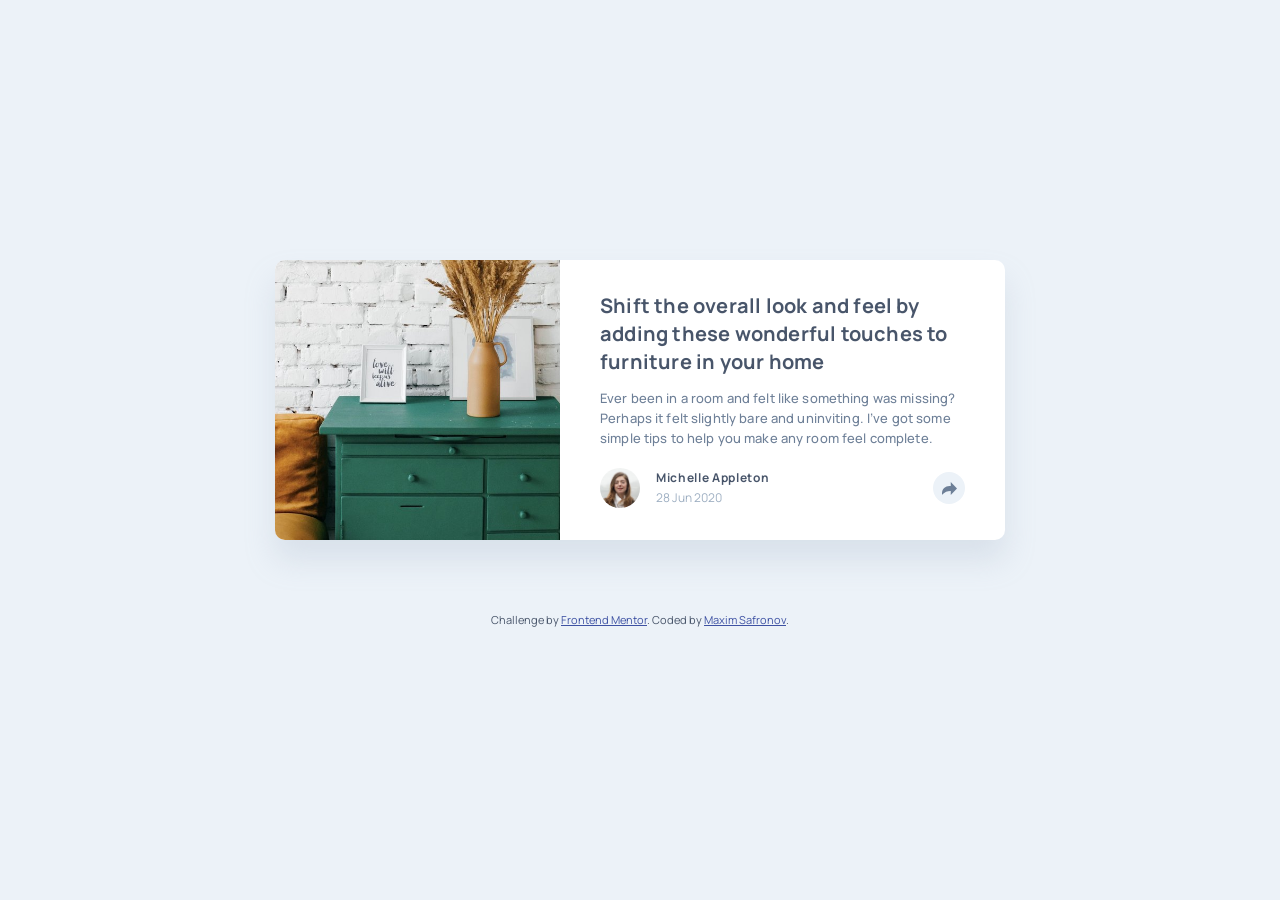
<file: index.html>
<!DOCTYPE html>
<html lang="en">

<head>
  <meta charset="UTF-8">
  <meta name="viewport" content="width=device-width, initial-scale=1.0">
  <!-- displays site properly based on user's device -->

  <link rel="icon" type="image/png" sizes="32x32" href="./img/favicon-32x32.png">
  <link href="https://fonts.googleapis.com/css2?family=Manrope:wght@500;700&display=swap" rel="stylesheet">
  <link rel="stylesheet" href="css/normalize.css">
  <link rel="stylesheet" href="css/style.css">
  <title>Frontend Mentor | Article preview component</title>

  <!-- Feel free to remove these styles or customise in your own stylesheet 👍 -->
</head>

<body>
  <div class="container">
    <article class="article">
      <div class="article__picture">
        <img src="img/drawers.jpg" alt="">
      </div>
      <div class="article__content">
        <h1 class="article__title">Shift the overall look and feel by adding these wonderful
          touches to furniture in your home</h1>
        <p class="article__text">Ever been in a room and felt like something was missing? Perhaps
          it felt slightly bare and uninviting. I’ve got some simple tips
          to help you make any room feel complete.</p>
        <footer class="article__footer">
          <div class="article__author">
            <div class="article__author-avatar">
              <img src="img/avatar-michelle.jpg" alt="Michelle Appleton">
            </div>
            <div class="article__author-info">
              <h2 class="article__author-name">Michelle Appleton</h2>
              <p class="article__publish-date">28 Jun 2020</p>
            </div>
          </div>
          <a href="#" class="article__share">
            <span class="visually-hidden">Share</span>
            <svg class="article__share-icon" xmlns="http://www.w3.org/2000/svg" width="15" height="13" fill="#6E8098">
              <path
                d="M15 6.495L8.766.014V3.88H7.441C3.33 3.88 0 7.039 0 10.936v2.049l.589-.612C2.59 10.294 5.422 9.11 8.39 9.11h.375v3.867L15 6.495z" />
            </svg>
          </a>
          <div class="article__share-popup article__share-popup--hide">
            <h3 class="article__share-title">Share</h3>
            <ul class="article__social-list">
              <li class="article__social-item">
                <a href="" class="article__social-link">
                  <span class="visually-hidden">Facebook</span>
                  <svg xmlns="http://www.w3.org/2000/svg" width="20" height="20">
                    <path fill="#FFF"
                      d="M18.896 0H1.104C.494 0 0 .494 0 1.104v17.793C0 19.506.494 20 1.104 20h9.58v-7.745H8.076V9.237h2.606V7.01c0-2.583 1.578-3.99 3.883-3.99 1.104 0 2.052.082 2.329.119v2.7h-1.598c-1.254 0-1.496.597-1.496 1.47v1.928h2.989l-.39 3.018h-2.6V20h5.098c.608 0 1.102-.494 1.102-1.104V1.104C20 .494 19.506 0 18.896 0z" />
                  </svg>
                </a>
              </li>
              <li class="article__social-item">
                <a href="" class="article__social-link">
                  <span class="visually-hidden">Twitter</span>
                  <svg xmlns="http://www.w3.org/2000/svg" width="20" height="17">
                    <path fill="#FFF"
                      d="M20 2.172a8.192 8.192 0 01-2.357.646 4.11 4.11 0 001.804-2.27 8.22 8.22 0 01-2.605.996A4.096 4.096 0 0013.847.248c-2.65 0-4.596 2.472-3.998 5.037A11.648 11.648 0 011.392 1a4.109 4.109 0 001.27 5.478 4.086 4.086 0 01-1.858-.513c-.045 1.9 1.318 3.679 3.291 4.075a4.113 4.113 0 01-1.853.07 4.106 4.106 0 003.833 2.849A8.25 8.25 0 010 14.658a11.616 11.616 0 006.29 1.843c7.618 0 11.922-6.434 11.663-12.205A8.354 8.354 0 0020 2.172z" />
                  </svg>
                </a>
              </li>
              <li class="article__social-item">
                <a href="" class="article__social-link">
                  <span class="visually-hidden">pinterest</span>
                  <svg xmlns="http://www.w3.org/2000/svg" width="20" height="20">
                    <path fill="#FFF"
                      d="M10 0C4.478 0 0 4.477 0 10c0 4.237 2.636 7.855 6.356 9.312-.088-.791-.167-2.005.035-2.868.182-.78 1.172-4.97 1.172-4.97s-.299-.6-.299-1.486c0-1.39.806-2.428 1.81-2.428.852 0 1.264.64 1.264 1.408 0 .858-.545 2.14-.828 3.33-.236.995.5 1.807 1.48 1.807 1.778 0 3.144-1.874 3.144-4.58 0-2.393-1.72-4.068-4.177-4.068-2.845 0-4.515 2.135-4.515 4.34 0 .859.331 1.781.745 2.281a.3.3 0 01.069.288l-.278 1.133c-.044.183-.145.223-.335.134-1.249-.581-2.03-2.407-2.03-3.874 0-3.154 2.292-6.052 6.608-6.052 3.469 0 6.165 2.473 6.165 5.776 0 3.447-2.173 6.22-5.19 6.22-1.013 0-1.965-.525-2.291-1.148l-.623 2.378c-.226.869-.835 1.958-1.244 2.621.937.29 1.931.446 2.962.446 5.522 0 10-4.477 10-10S15.522 0 10 0z" />
                  </svg>
                </a>
              </li>
            </ul>
          </div>
        </footer>
      </div>
    </article>
  </div>
  <div class="attribution">
    Challenge by <a href="https://www.frontendmentor.io?ref=challenge" target="_blank">Frontend Mentor</a>.
    Coded by <a href="https://github.com/1maximsafronov" target="_blank">Maxim Safronov</a>.
  </div>
  <script src="js/script.js"></script>
</body>

</html>
</file>
<file: css/style.css>
:root {
  --desaturated-dark-blue: hsl(214, 17%, 51%);
  --grayish-blue: hsl(212, 23%, 69%);
  --light-grayish-blue: hsl(210, 46%, 95%);
  --very-dark-grayish-blue: hsl(217, 19%, 35%);
}

html {
  box-sizing: border-box;
  min-width: 375px;
}

*,
*::before,
*::after {
  box-sizing: inherit;
}

body {
  font-size: 13px;
  font-family: "Manrope", sans-serif;
  color: var(--very-dark-grayish-blue);

  background: var(--light-grayish-blue);
}

img {
  display: block;
  max-width: 100%;
}


.visually-hidden:not(:focus):not(:active),
input[type="checkbox"].visually-hidden,
input[type="radio"].visually-hidden,
.visually-hidden {
  position: absolute;

  width: 1px;
  height: 1px;
  margin: -1px;
  padding: 0;
  overflow: hidden;

  white-space: nowrap;

  border: 0;

  clip: rect(0 0 0 0);
  clip-path: inset(100%);
}

.container {
  margin-right: auto;
  margin-left: auto;
  padding-top: 74px;
  padding-right: 24px;
  padding-bottom: 74px;
  padding-left: 24px;
}

.article {
  min-width: 327px;
  max-width: 730px;

/* overflow: hidden; */

  background-color: #ffffff;
  border-radius: 10px;
  box-shadow: 0 20px 30px rgba(158, 175, 194, 0.25);
}

.article__picture {
  width: 100%;
  height: 200px;
  overflow: hidden;

  border-radius: 10px 10px 0 0;
}

.article__picture img {
  width: 100%;
}
.article__content {
  position: relative;

  padding-top: 36px;
  padding-right: 32px;
  padding-bottom: 20px;
  padding-left: 32px;
}

.article__title {
  margin: 0;
  margin-bottom: 12px;

  font-weight: 700;
  font-size: 16px;
  line-height: 24px;
  color: var(--very-dark-grayish-blue);
  letter-spacing: 0.01em;
}

.article__text {
  margin: 0;
  margin-bottom: 32px;

  font-weight: 500;
  font-size: 13px;
  line-height: 20px;
  color: var(--desaturated-dark-blue);
  letter-spacing: 0.01em;
}

.article__footer {
  display: flex;
  flex-wrap: wrap;
  justify-content: space-between;
  align-items: center;
}

.article__author {
  display: flex;
  flex-wrap: wrap;
  align-items: center;
}

.article__author-avatar {
  width: 40px;
  height: 40px;
  margin-right: 16px;
  overflow: hidden;

  border-radius: 50%;
}

.article__author-name {
  margin: 0;

  font-weight: 700;
  font-size: 12px;
  line-height: 20px;
  color: var(--very-dark-grayish-blue);
  letter-spacing: 0.055em;
}

.article__publish-date {
  margin: 0;

  font-size: 12px;
  line-height: 20px;
  color: var(--grayish-blue);
}

.article__share {
  position: relative;
  z-index: 2;

  display: flex;
  justify-content: center;
  align-items: center;
  width: 32px;
  height: 32px;

  background-color: var(--light-grayish-blue);
  border-radius: 50%;
}

.article__share-icon {
  width: 15px;
  height: 13px;

  fill: var(--desaturated-dark-blue);
}

.article__share--active {
  background-color: var(--desaturated-dark-blue);
}
.article__share--active .article__share-icon {
  fill: #ffffff;
}

.article__share-popup {
  position: absolute;
  right: 0;
  left: 0;

  display: flex;
  align-items: center;
  width: 100%;
  padding-top: 22px;
  padding-right: 32px;
  padding-bottom: 22px;
  padding-left: 32px;

  background-color: var(--very-dark-grayish-blue);
}

.article__share-popup--hide {
  display: none;
}

.article__share-title {
  margin: 0;
  margin-right: 20px;

  font-size: 12px;
  line-height: 18px;
  color: var(--grayish-blue);
  text-transform: uppercase;
  letter-spacing: 0.475em;
}

.article__social-list {
  display: flex;
  margin: 0;
  padding: 0;

  list-style: none;
}

.article__social-item {
  margin-right: 16px;
}

.article__social-item:last-child {
  margin-right: 0;
}

@media(min-width: 778px) {
  .container {
    width: 730px;
    padding-top: 260px;
    padding-right: 0;
    padding-left: 0;
  }
  .article {
    display: flex;
  }

  .article__picture {
    flex-shrink: 0;
    width: 285px;
    height: 280px;

    border-radius: 10px 0 0 10px;
  }

  .article__picture img {
    width: auto;
    max-width: max-content;
    height: 100%;
  }

  .article__content {
    padding-top: 32px;
    padding-right: 40px;
    padding-bottom: 32px;
    padding-left: 40px;
  }

  .article__title {
    font-size: 20px;
    line-height: 28px;
  }

  .article__text {
    margin-bottom: 20px;
  }

  .article__footer {
    position: relative;
  }

  .article__share-popup {
    top: -24px;
    right: -108px;
    left: auto;

    width: auto;
    padding-top: 18px;
    padding-right: 36px;
    padding-bottom: 18px;
    padding-left: 36px;

    border-radius: 10px;
    transform: translateY(-100%);
  }


  .article__share-popup:after {
    content: "";
    position: absolute;
    top: 100%;
    left: 50%;

    border-top: 12px solid var(--very-dark-grayish-blue);
    border-right: 12px solid transparent;
    border-left: 12px solid transparent;
    transform: translateX(-50%);
  }
}


.attribution {
  font-size: 11px;
  text-align: center;
}

.attribution a {
  color: hsl(228, 45%, 44%);
}
</file>
